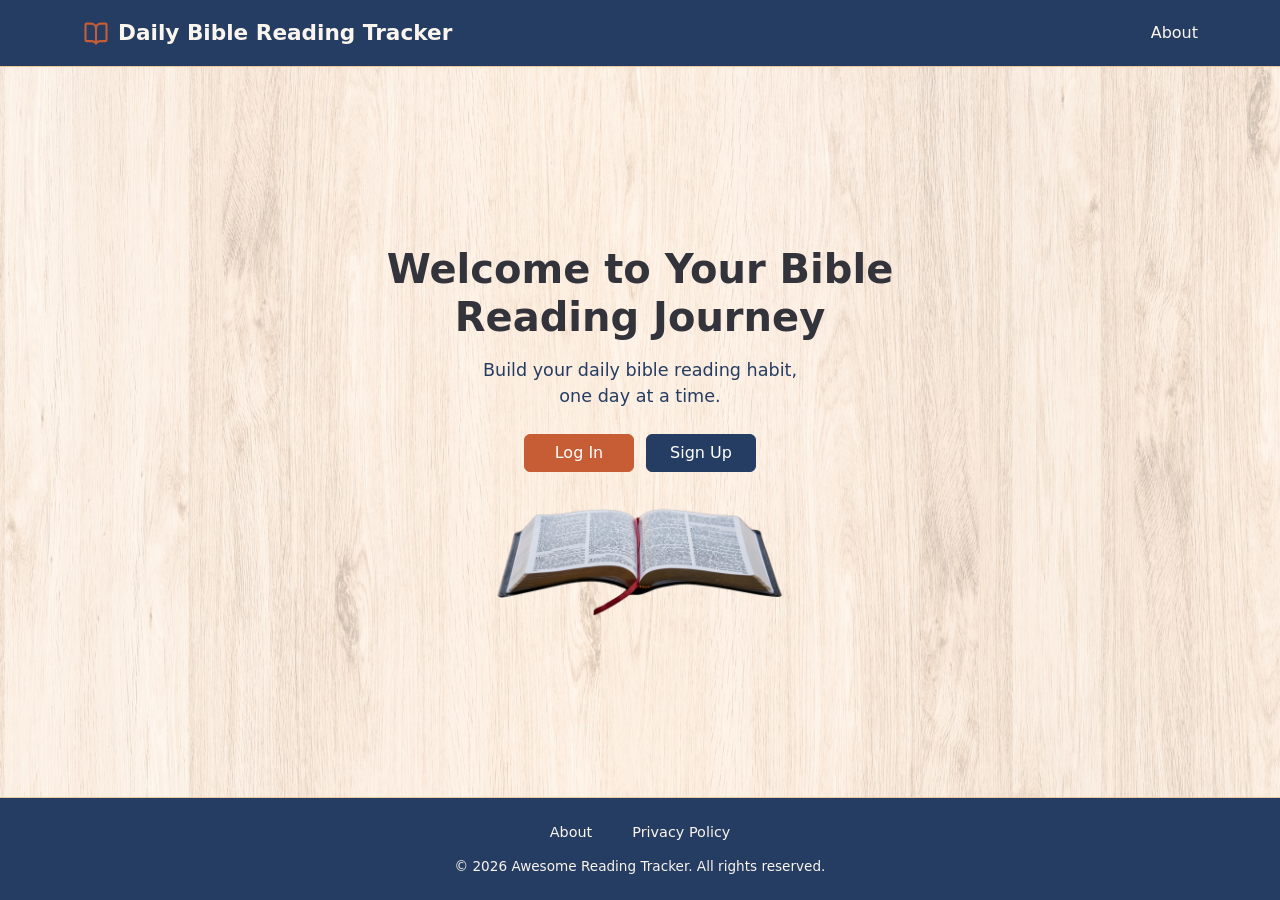
<file: index.html>
<!DOCTYPE html>
<html lang="en">

<head>
    <meta charset="UTF-8">
    <meta name="viewport" content="width=device-width, initial-scale=1.0">
    <title>Welcome | Daily Bible Reading Tracker</title>
    <link href="https://cdn.jsdelivr.net/npm/bootstrap@5.3.3/dist/css/bootstrap.min.css" rel="stylesheet">
    <link rel="stylesheet" href="styles.css">
    <link rel="icon" type="image/svg+xml" href="assets/images/icons/favicon-32.svg">
</head>

<body class="landing-page">
    <!-- Landing page header -->
    <header class="landing-header">
        <nav class="navbar">
            <div class="container">
                <a class="navbar-brand reading-brand" href="index.html">
                    <svg class="brand-icon" xmlns="http://www.w3.org/2000/svg" width="28" height="28" viewBox="0 0 24 24"
                        fill="none" stroke="currentColor" stroke-width="1.8" stroke-linecap="round" stroke-linejoin="round"
                        aria-hidden="true">
                        <path d="M12 7v14" />
                        <path
                            d="M3 18V5a1 1 0 0 1 1-1h4a4 4 0 0 1 4 4 4 4 0 0 1 4-4h4a1 1 0 0 1 1 1v13a1 1 0 0 1-1 1h-4a4 4 0 0 0-4 2 4 4 0 0 0-4-2H4a1 1 0 0 1-1-1z" />
                    </svg>
                    <span>Daily Bible Reading Tracker</span>
                </a>
    
                <div class="header-navigation">
                    <a class="nav-link" href="about.html">About</a>
                </div>
            </div>
        </nav>
    </header>

    <!-- Landing page welcome section -->
    <main class="landing-main">
        <section class="landing-hero">
            <div class="landing-hero-content container">
                <h1>Welcome to Your Bible Reading Journey</h1>
    
                <p>Build your daily bible reading habit, <br> one day at a time.</p>
    
                <div class="landing-actions">
                    <a href="home.html" class="btn btn-success">Log In</a>
                    <a href="sign-up.html" class="btn btn-outline-success">Sign Up</a>
                </div>

                <div class="landing-book-cover-container">
                    <img src="assets/images/OpenBible-nobackground-optimized.png" alt="Open Bible" class="landing-book-cover">
                </div>
            </div>
        </section>
    </main>

    <!-- Landing page footer -->
    <footer class="site-footer landing-footer">
        <div class="container text-center">
            <nav class="footer-navigation" aria-label="Footer navigation">
                <a href="about.html">About</a>
                <a href="privacy-policy.html">Privacy Policy</a>
            </nav>
    
            <p class="footer-copyright">
                &copy; 2026 Awesome Reading Tracker. All rights reserved.
            </p>
        </div>
    </footer>
</body>

</html>
</file>
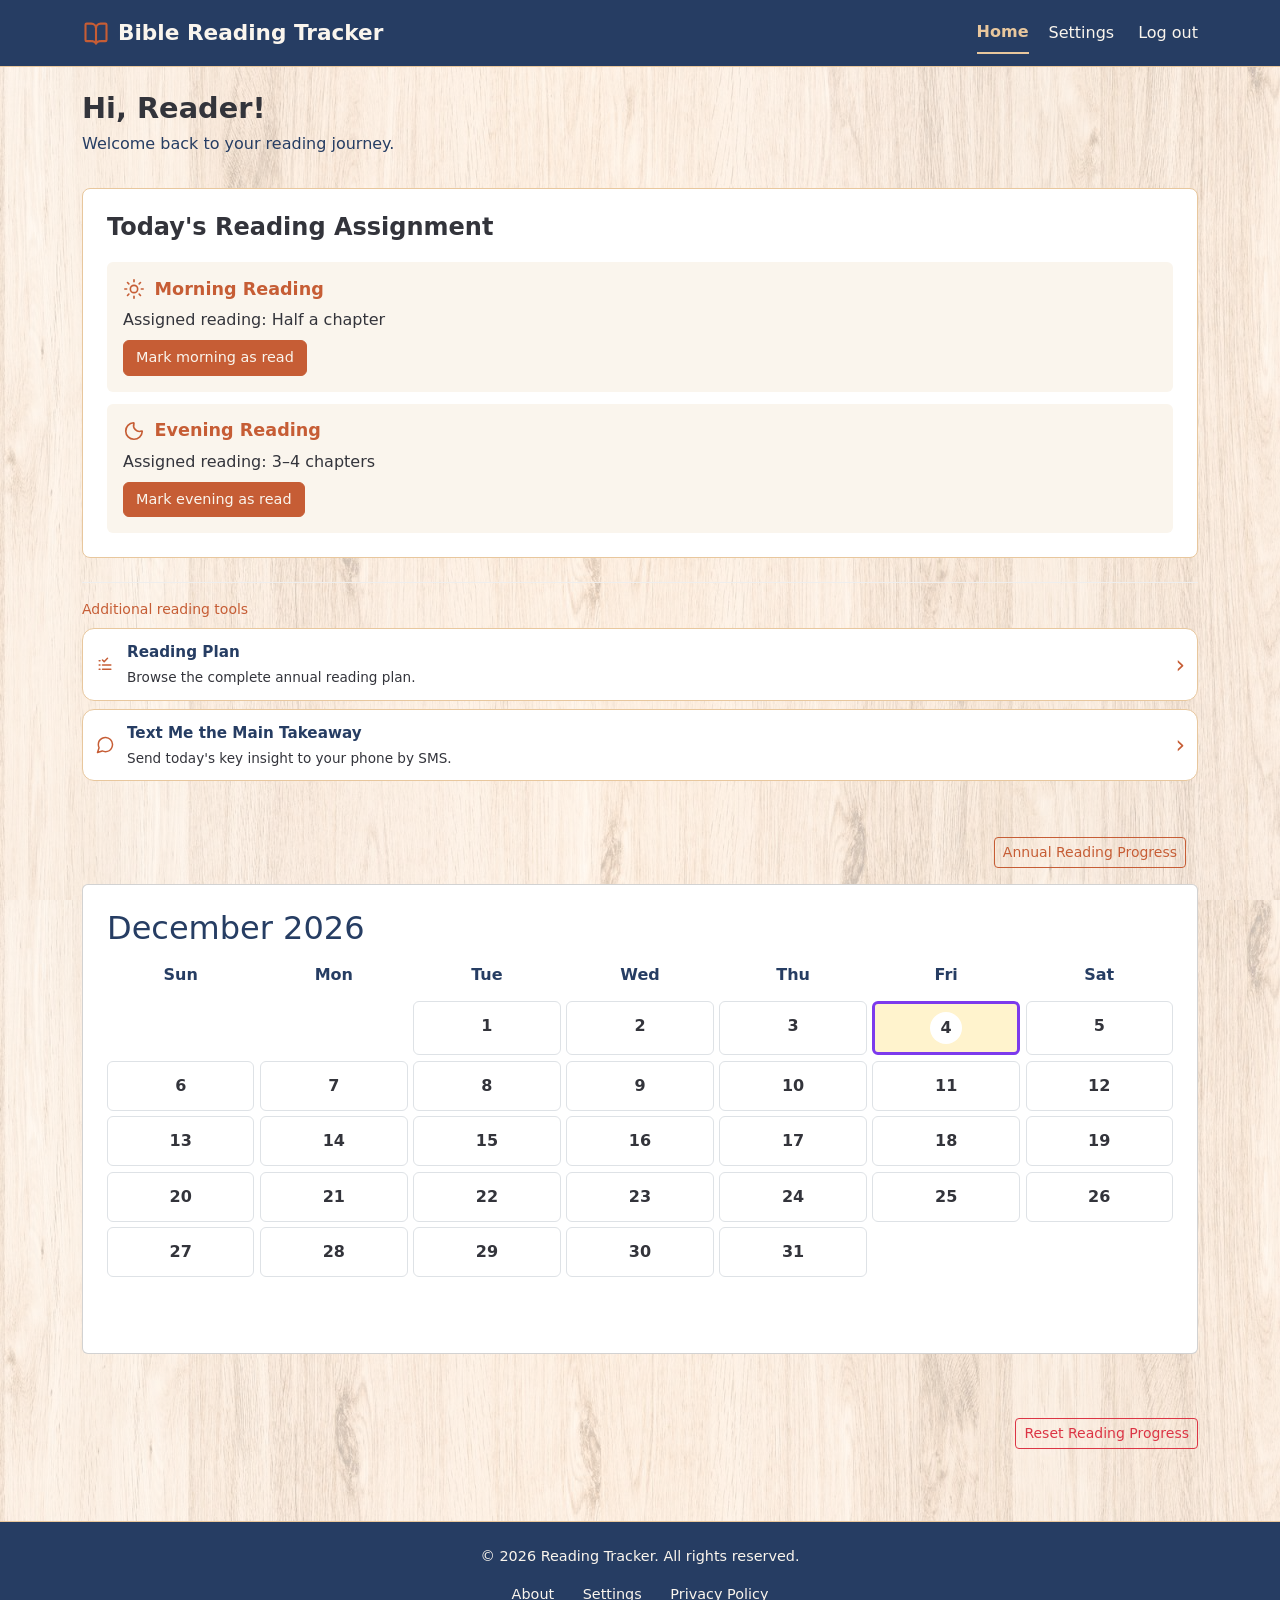
<file: home.html>
<!DOCTYPE html>
<html lang="en">

<head>
    <meta charset="UTF-8">
    <meta name="viewport" content="width=device-width, initial-scale=1.0">

    <title>Bible Reading Tracker</title>

    <!-- Bootstrap 5 CSS -->
    <link href="https://cdn.jsdelivr.net/npm/bootstrap@5.3.8/dist/css/bootstrap.min.css" rel="stylesheet">
    <link rel="stylesheet" href="styles.css">
    <link rel="icon" type="image/svg+xml" href="assets/images/icons/favicon-32.svg">

</head>

<body>
    <!-- Main navigation header -->
    <nav class="navbar navbar-expand-lg reading-header">
        <div class="container">
            <a class="navbar-brand reading-brand" href="home.html">
                <svg class="brand-icon" xmlns="http://www.w3.org/2000/svg" width="28" height="28" viewBox="0 0 24 24" fill="none"
                    stroke="currentColor" stroke-width="1.8" stroke-linecap="round" stroke-linejoin="round" aria-hidden="true">
                    <path d="M12 7v14" />
                    <path
                        d="M3 18V5a1 1 0 0 1 1-1h4a4 4 0 0 1 4 4 4 4 0 0 1 4-4h4a1 1 0 0 1 1 1v13a1 1 0 0 1-1 1h-4a4 4 0 0 0-4 2 4 4 0 0 0-4-2H4a1 1 0 0 1-1-1z" />
                </svg>
                <span>Bible Reading Tracker</span>
            </a>
    
            <div class="header-navigation">
                <a class="nav-link active" href="home.html" aria-current="page">
                    Home
                </a>
                <a class="nav-link" href="settings.html">
                    Settings
                </a>
                <a class="nav-link logout-link" href="index.html">
                    Log out
                </a>
            </div>
        </div>
    </nav>

    <!-- Greeting -->
    <div class="container">
        <section class="greeting-card">
            <h1>Hi, Reader!</h1>
            <p>Welcome back to your reading journey.</p>
        </section>
    </div>

    <!-- Daily reading assignment -->
    <div class="container">
        <section class="reading-assignment">
            <h2 id="assignmentHeading">Today's Reading Assignment</h2>
    
            <div class="reading-portion">
                <h3>
                    <svg xmlns="http://www.w3.org/2000/svg" width="22" height="22" viewBox="0 0 24 24" fill="none"
                        stroke="currentColor" stroke-width="1.8" stroke-linecap="round" stroke-linejoin="round"
                        aria-hidden="true">
                        <circle cx="12" cy="12" r="4" />
                        <path
                            d="M12 2v2m0 16v2M4.93 4.93l1.42 1.42m11.3 11.3 1.42 1.42M2 12h2m16 0h2M4.93 19.07l1.42-1.42m11.3-11.3 1.42-1.42" />
                    </svg>
                    Morning Reading
                </h3>
                <p id="morningAssignment">Assigned reading: Half a chapter</p>
                <button type="button" class="btn btn-success mark-read-btn">
                    Mark morning as read
                </button>
            </div>
    
            <div class="reading-portion">
                <h3>
                    <svg xmlns="http://www.w3.org/2000/svg" width="22" height="22" viewBox="0 0 24 24" fill="none"
                        stroke="currentColor" stroke-width="1.8" stroke-linecap="round" stroke-linejoin="round"
                        aria-hidden="true">
                        <path
                            d="M20.985 12.486a9 9 0 1 1-9.473-9.472c.405-.022.617.463.402.807a6.5 6.5 0 0 0 8.268 8.268c.344-.215.829-.003.803.397z" />
                    </svg>
                    Evening Reading
                </h3>
                <p id="eveningAssignment">Assigned reading: 3–4 chapters</p>
                <button type="button" class="btn btn-success mark-read-btn">
                    Mark evening as read
                </button>
            </div>
        </section>
        <!-- Additional reading tools -->
        <div class="additional-reading-tools mt-4">
            <p class="tools-heading">Additional reading tools</p>
        
            <a href="reading-plan.html" class="reading-tool-card">
                <span class="tool-icon" aria-hidden="true">
                    <!-- Checklist icon -->
                    <svg xmlns="http://www.w3.org/2000/svg" width="20" height="20" viewBox="0 0 24 24" fill="none"
                        stroke="currentColor" stroke-width="1.8" stroke-linecap="round" stroke-linejoin="round">
                        <path d="m9 6 2 2 4-4" />
                        <path d="M5 7h1M5 12h1M5 17h1" />
                        <path d="M9 12h10M9 17h10" />
                    </svg>
                </span>
        
                <span class="tool-content">
                    <span class="tool-title">Reading Plan</span>
                    <span class="tool-description">
                        Browse the complete annual reading plan.
                    </span>
                </span>
        
                <span class="tool-chevron" aria-hidden="true">›</span>
            </a>
        
            <button type="button" class="reading-tool-card">
                <span class="tool-icon" aria-hidden="true">
                    <!-- Message icon -->
                    <svg xmlns="http://www.w3.org/2000/svg" width="20" height="20" viewBox="0 0 24 24" fill="none"
                        stroke="currentColor" stroke-width="1.8" stroke-linecap="round" stroke-linejoin="round">
                        <path d="M21 11.5a8.4 8.4 0 0 1-.9 3.8
                                8.5 8.5 0 0 1-7.6 4.7
                                8.4 8.4 0 0 1-3.8-.9L3 21l1.9-5.7
                                a8.4 8.4 0 0 1-.9-3.8
                                8.5 8.5 0 0 1 4.7-7.6
                                8.4 8.4 0 0 1 3.8-.9h.5
                                a8.5 8.5 0 0 1 8 8v.5z" />
                    </svg>
                </span>
        
                <span class="tool-content">
                    <span class="tool-title">Text Me the Main Takeaway</span>
                    <span class="tool-description">
                        Send today's key insight to your phone by SMS.
                    </span>
                </span>
        
                <span class="tool-chevron" aria-hidden="true">›</span>
            </button>
        </div>
    </div>

    <div class="container py-5">
        
        <!-- Horizontal calendar carousel -->

        <div class="container text-end mb-3">
            <button type="button" id="showAnnualProgress" class="btn btn-sm view-switch-btn">
                Annual Reading Progress
            </button>
        </div>

        <div class="calendar-carousel" id="calendarCarousel">
            <!-- JavaScript will generate the months here -->
        </div>

        <div id="annualProgressView" class="container my-4 d-none">
            <div class="d-flex justify-content-between align-items-center mb-3">
                <h2 class="h4 mb-0">Annual Reading Progress</h2>
                <button type="button" id="backToMonthlyView" class="btn btn-sm view-switch-btn">
                    Back to Calendar
                </button>
            </div>
        
            <div id="annualCalendar" class="row gx-4 gy-4">
                <!-- The 12 monthly calendars will be generated here -->
            </div>
        </div>
    </div>

    <div class="container text-end mb-4">
        <button type="button" id="resetProgressBtn" class="btn btn-outline-danger btn-sm">
            Reset Reading Progress
        </button>
    </div>

    <footer class="site-footer py-4 mt-5">
        <div class="container text-center">
            <p class="mb-3">
                &copy; <span id="copyrightYear"></span> Reading Tracker. All rights reserved.
            </p>
    
            <nav aria-label="Footer navigation">
                <ul class="list-inline mb-0">
                    <li class="list-inline-item">
                        <a href="about.html">About</a>
                    </li>
                    <li class="list-inline-item">
                        <a href="settings.html">Settings</a>
                    </li>
                    <li class="list-inline-item">
                        <a href="privacy.html">Privacy Policy</a>
                    </li>
                </ul>
            </nav>
        </div>
    </footer>

    <!-- Bootstrap 5 JavaScript -->
    <script src="https://cdn.jsdelivr.net/npm/bootstrap@5.3.8/dist/js/bootstrap.bundle.min.js">
    </script>
    <script src="app.js"></script>

    


</body>

</html>
</file>
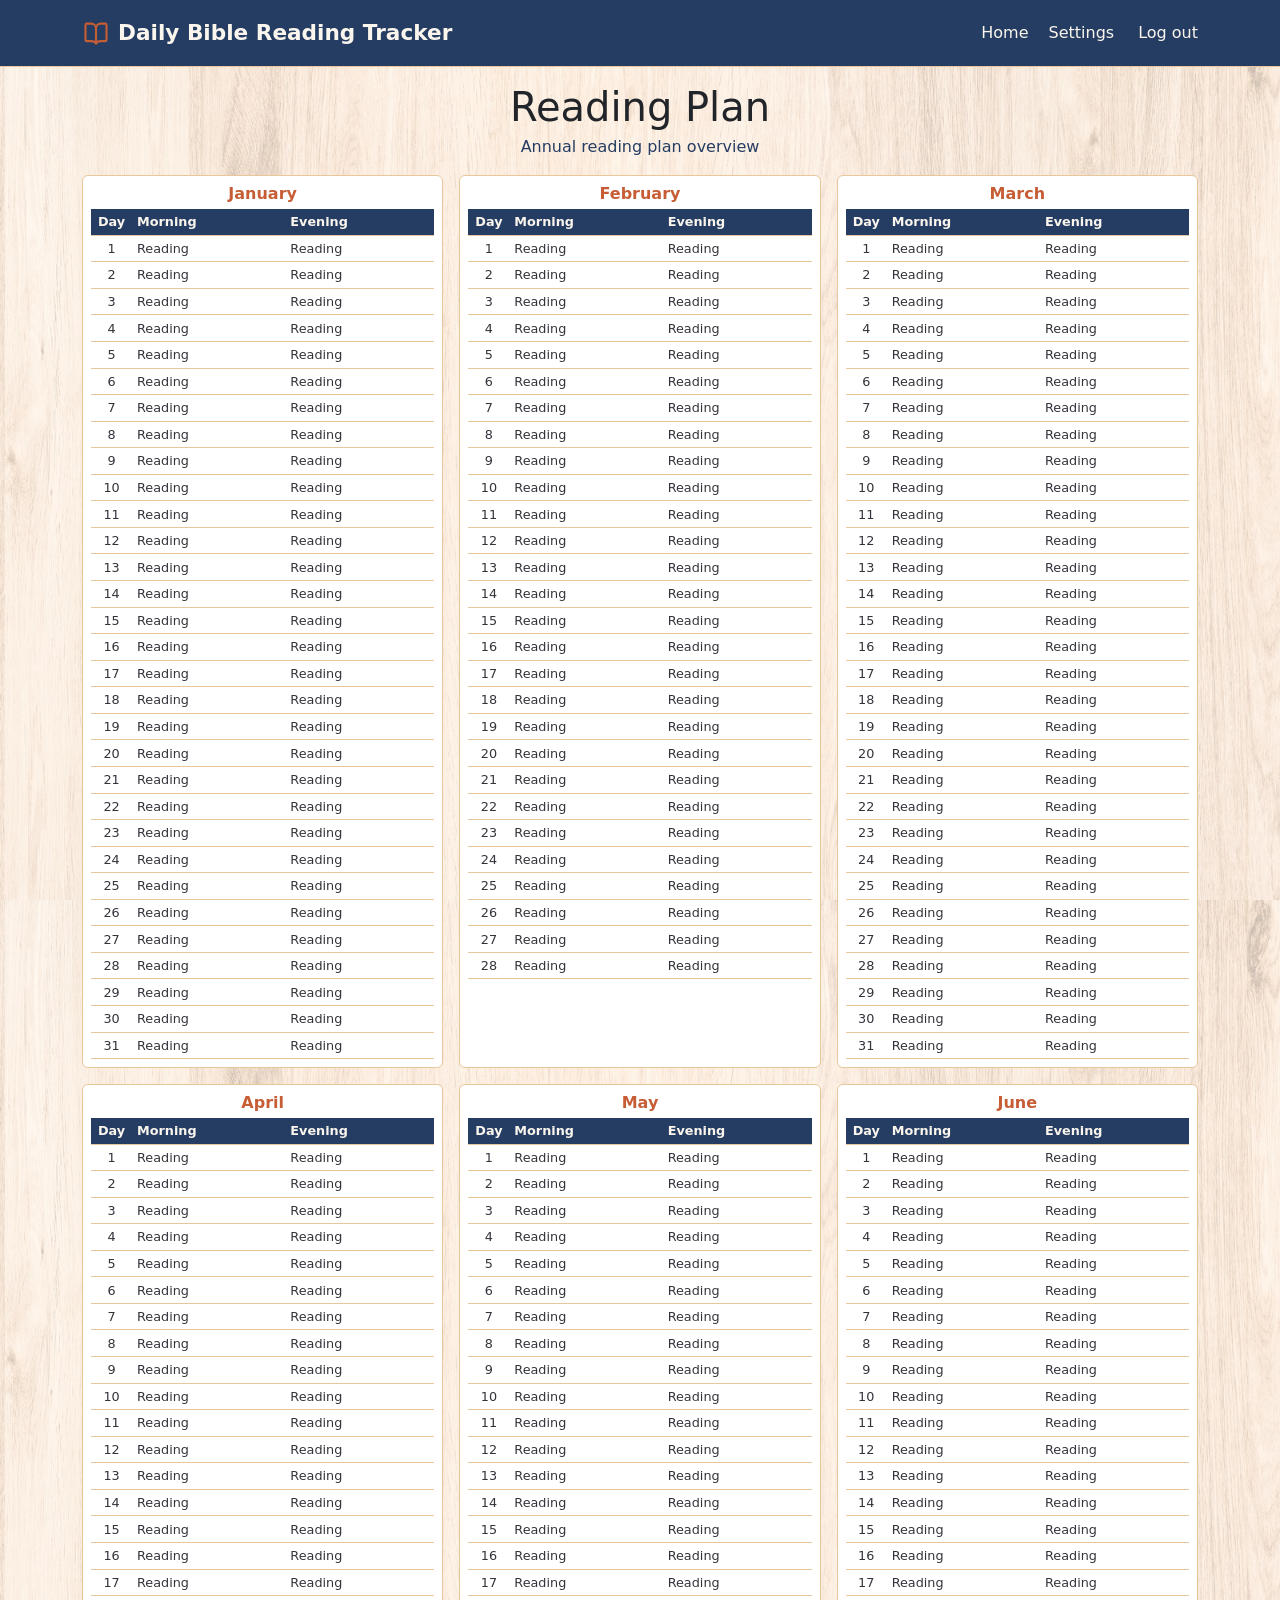
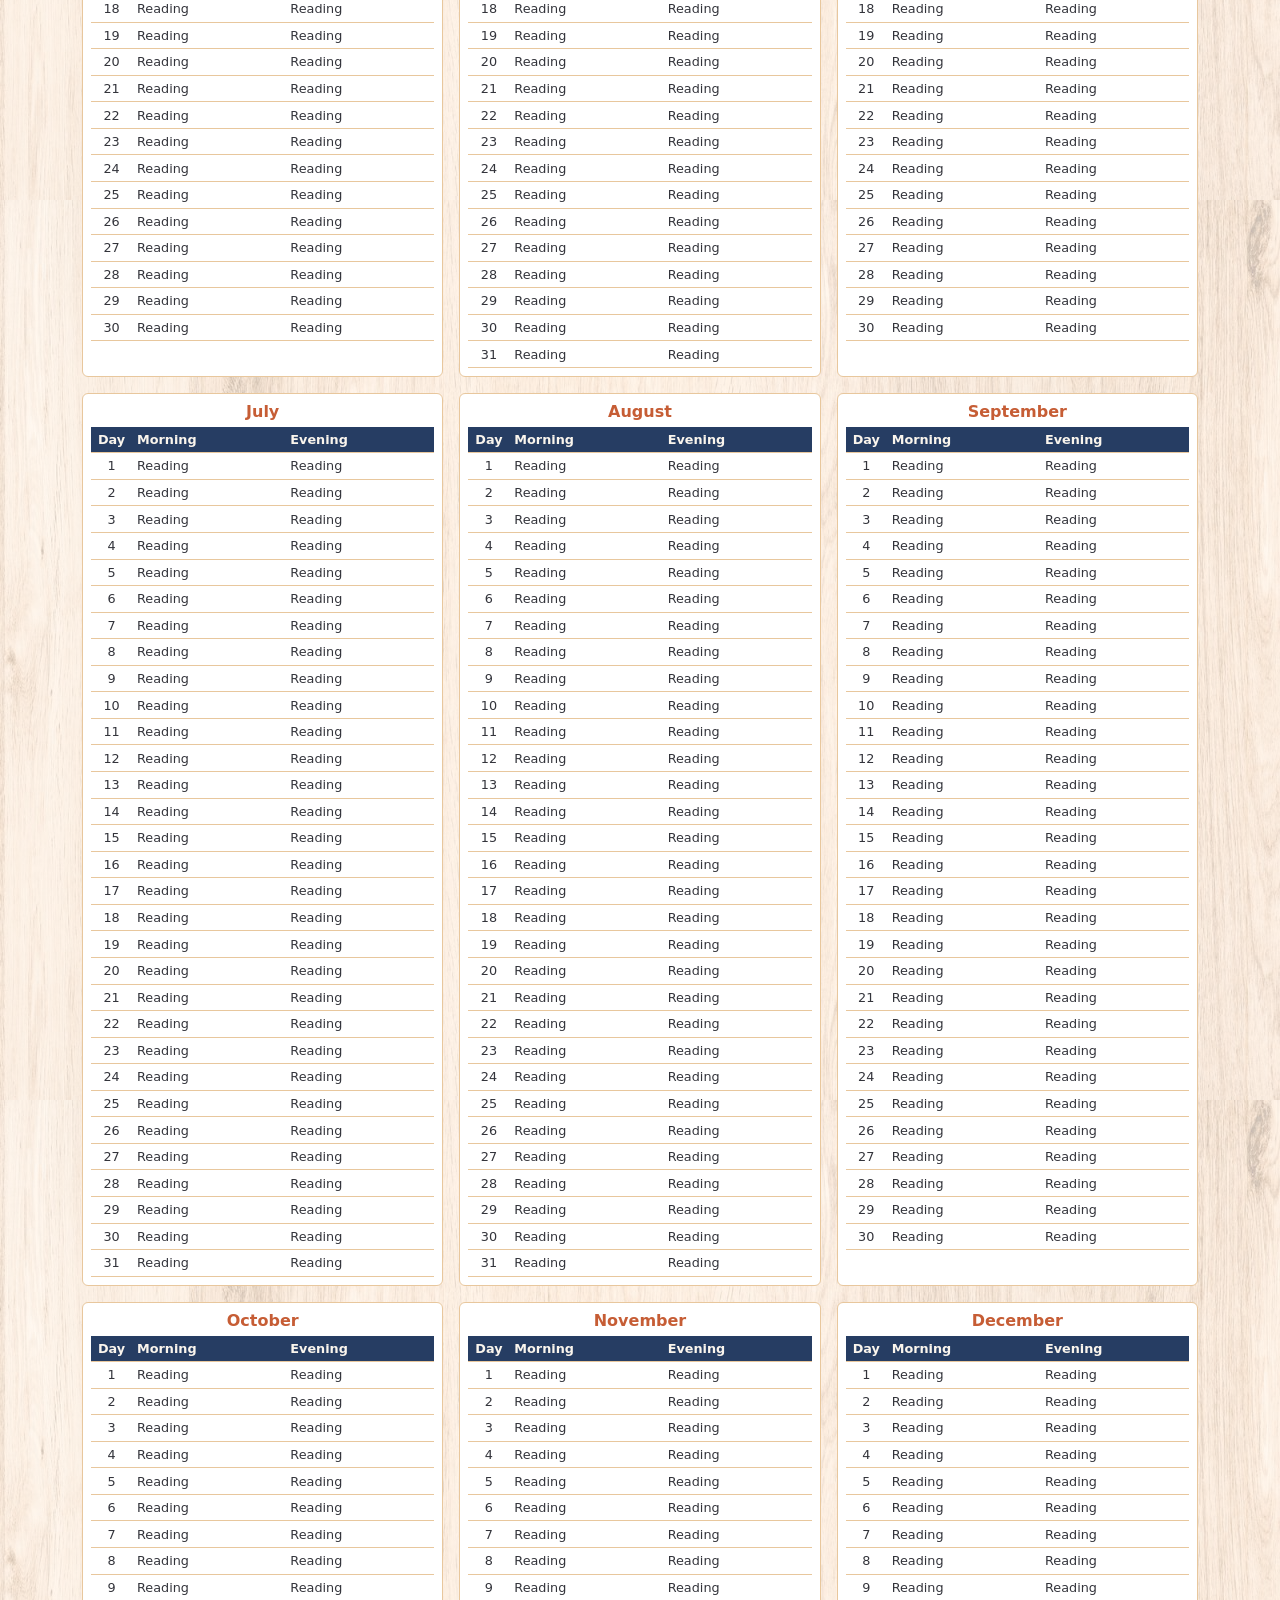
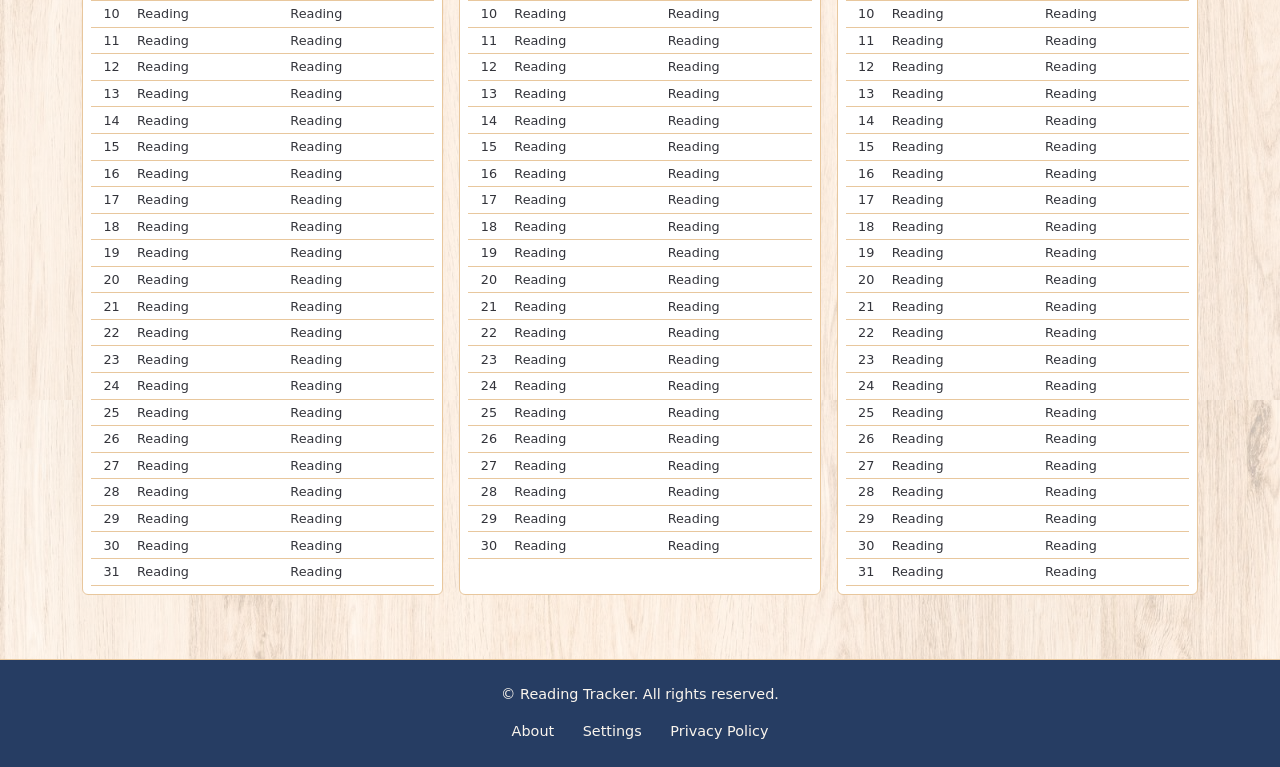
<file: reading-plan.html>
<!DOCTYPE html>
<html lang="en">

<head>
    <meta charset="UTF-8">
    <meta name="viewport" content="width=device-width, initial-scale=1.0">
    <title>Reading Plan</title>

    <!-- Bootstrap 5 -->
    <link href="https://cdn.jsdelivr.net/npm/bootstrap@5.3.3/dist/css/bootstrap.min.css" rel="stylesheet">

    <!-- Project styles -->
    <link rel="stylesheet" href="styles.css">
    <link rel="icon" type="image/svg+xml" href="assets/images/icons/favicon-32.svg">
</head>

<body>
    <!-- Main navigation header -->
    <nav class="navbar navbar-expand-lg reading-header">
        <div class="container">
            <a class="navbar-brand reading-brand" href="home.html">
                <svg class="brand-icon" xmlns="http://www.w3.org/2000/svg" width="28" height="28" viewBox="0 0 24 24"
                    fill="none" stroke="currentColor" stroke-width="1.8" stroke-linecap="round" stroke-linejoin="round"
                    aria-hidden="true">
                    <path d="M12 7v14" />
                    <path
                        d="M3 18V5a1 1 0 0 1 1-1h4a4 4 0 0 1 4 4 4 4 0 0 1 4-4h4a1 1 0 0 1 1 1v13a1 1 0 0 1-1 1h-4a4 4 0 0 0-4 2 4 4 0 0 0-4-2H4a1 1 0 0 1-1-1z" />
                </svg>
                <span>Daily Bible Reading Tracker</span>
            </a>
    
            <div class="header-navigation">
                <a class="nav-link" href="home.html">
                    Home
                </a>
                <a class="nav-link" href="settings.html">
                    Settings
                </a>
                <a class="nav-link logout-link" href="logout">
                    Log out
                </a>
            </div>
        </div>
    </nav>


    <main class="container my-3">
        <h1 class="text-center mb-1">Reading Plan</h1>
        <p class="text-center text-muted mb-3 reading-plan-subtitle">
            Annual reading plan overview
        </p>

        <div id="curriculumContainer" class="row g-3">
        </div>

    </main>

    <!-- Site footer -->
    <footer class="site-footer py-4 mt-5">
        <div class="container text-center">
            <p class="mb-3">
                &copy; <span id="copyrightYear"></span> Reading Tracker. All rights reserved.
            </p>
            <nav aria-label="Footer navigation">
                <ul class="list-inline mb-0">
                    <li class="list-inline-item"><a href="about.html">About</a></li>
                    <li class="list-inline-item"><a href="settings.html">Settings</a></li>
                    <li class="list-inline-item"><a href="privacy.html">Privacy Policy</a></li>
                </ul>
            </nav>
        </div>
    </footer>

    <script src="reading-plan.js"></script>
</body>

</html>
</file>
<file: styles.css>
/* Landing page color palette */
:root {
    --color-primary: #C65D35;
    --color-secondary: #263D63;
    --color-sand: #E8C79D;
    --color-background: #FAF5ED;
    --color-text: #33343B;
}

/* Main navigation header */
.reading-header {
    border-bottom: 1px solid var(--color-sand);
    padding: 0.75rem 0;
    background-color: var(--color-secondary);
}

.reading-brand {
    display: flex;
    align-items: center;
    gap: 0.5rem;
    color: var(--color-background);
    font-size: 1.35rem;
    font-weight: 700;
}

.reading-brand:hover {
    color: var(--color-sand);
}
.brand-icon {
    width: 28px;
    height: 28px;
    color: var(--color-primary);
    flex-shrink: 0;
    font-size: 1.6rem;
}

.header-navigation {
    display: flex;
    align-items: center;
    gap: 1.25rem;
}

.header-navigation .nav-link {
    color: var(--color-background);
    padding: 0.5rem 0;
    text-decoration: none;
}

.header-navigation .nav-link.active {
    color: var(--color-sand);
    font-weight: 600;
    border-bottom: 2px solid var(--color-sand);
}

.header-navigation .nav-link:hover {
    color: var(--color-sand);
}

.logout-link {
    margin-left: 0.25rem;
}

/* Keep the header comfortable on small screens */
@media (max-width: 576px) {
    .reading-brand {
        font-size: 1.1rem;
    }

    .header-navigation {
        gap: 0.65rem;
        font-size: 0.9rem;
    }
}

.calendar-carousel {
    display: flex;
    overflow-x: auto;
    scroll-snap-type: x mandatory;
    gap: 1rem;
    padding-bottom: 1rem;
}

.calendar-month {
    flex: 0 0 100%;
    scroll-snap-align: start;
    min-height: 300px;
}

.calendar-month h2 {
    color: var(--color-secondary);
}

.calendar-grid {
    display: grid;
    grid-template-columns: repeat(7, minmax(0, 1fr));
    gap: 0.35rem;
}

.weekday {
    text-align: center;
    font-weight: bold;
    color: var(--color-secondary);
    padding: 0.5rem 0;
}

.calendar-day {
    text-align: center;
    padding: 0.5rem 0;
    border: 1px solid #dee2e6;
    border-radius: 0.375rem;
    min-width: 0;
    background: linear-gradient(to right, transparent 50%, transparent 50%);
    background-color: #ffffff;
    font-weight: 600;
    position: relative;
}

.calendar-day span {
    display: inline-flex;
    align-items: center;
    justify-content: center;
    width: 32px;
    height: 32px;
    border-radius: 50%;
    background-color: #ffffff;
    position: relative;
    z-index: 1;
    color: var(--color-text);
}

/* Morning reading completed: left half green */
.calendar-day.morning-completed {
    background: linear-gradient(to right, #198754 50%, #ffffff 50%);
    color: #212529;
}

/* Evening reading completed: right half green */
.calendar-day.evening-completed {
    background: linear-gradient(to right, #ffffff 50%, #198754 50%);
    color: #212529;
}

/* Both readings completed: entire day green */
.calendar-day.morning-completed.evening-completed {
    background: #198754;
    color: #ffffff;
}

.calendar-day.morning-completed.evening-completed span {
    background-color: transparent;
    color: #ffffff;
}

.calendar-day.today {
    background-color: #fff3cd;
    color: #856404;
    font-weight: bold;
    border: 3px solid #ffca2c;
}

/* Homepage greeting */
.greeting-card {
    padding: 1.5rem 0 1rem;
}

.greeting-card h1 {
    margin-bottom: 0.4rem;
    color: var(--color-text);
    font-size: 1.8rem;
    font-weight: 600;
}

.greeting-card p {
    margin-bottom: 0;
    color: var(--color-secondary);
    font-size: 1rem;
}

/* Daily reading assignment */
.reading-assignment {
    margin-top: 1rem;
    margin-bottom: 1.5rem;
    padding: 1.5rem;
    border: 1px solid var(--color-sand);
    border-radius: 0.5rem;
    background-color: #ffffff;
}

.reading-assignment h2 {
    margin-bottom: 1.25rem;
    font-size: 1.5rem;
    font-weight: 600;
    color: var(--color-text);
}

.reading-portion {
    padding: 1rem;
    border-radius: 0.375rem;
    background-color: var(--color-background);
}

.reading-portion+.reading-portion {
    margin-top: 0.75rem;
}

.reading-portion h3 {
    display: flex;
    align-items: center;
    gap: 0.6rem;
    margin-bottom: 0.5rem;
    color: var(--color-primary);
    font-size: 1.1rem;
    font-weight: 600;
}

.reading-portion p {
    margin-bottom: 0;
    color: var(--color-text);
}

.mark-read-btn {
    margin-top: 0.5rem;
    font-size: 0.9rem;
}

.btn.btn-success.mark-read-btn {
    --bs-btn-color: var(--color-background);
    --bs-btn-bg: var(--color-primary);
    --bs-btn-border-color: var(--color-primary);

    --bs-btn-hover-color: var(--color-background);
    --bs-btn-hover-bg: var(--color-secondary);
    --bs-btn-hover-border-color: var(--color-secondary);

    --bs-btn-active-color: var(--color-background);
    --bs-btn-active-bg: var(--color-primary);
    --bs-btn-active-border-color: var(--color-primary);

    --bs-btn-disabled-color: var(--color-background);
    --bs-btn-disabled-bg: var(--color-primary);
    --bs-btn-disabled-border-color: var(--color-primary);

    --bs-btn-focus-shadow-rgb: 198, 93, 53;
}

.btn-outline-success {
    color: var(--color-primary);
    border-color: var(--color-primary);
}

.btn-outline-success:hover {
    background-color: var(--color-primary);
    border-color: var(--color-primary);
    color: var(--color-background);
}

.mark-read-btn.reading-completed {
    background-color: transparent;
    border-color: var(--color-primary);
    color: var(--color-primary);
}

.mark-read-btn.reading-completed:hover {
    background-color: var(--color-primary);
    border-color: var(--color-primary);
    color: var(--color-background);
}

.view-switch-btn {
    --bs-btn-color: var(--color-primary);
    --bs-btn-border-color: var(--color-primary);
    --bs-btn-hover-color: var(--color-background);
    --bs-btn-hover-bg: var(--color-primary);
    --bs-btn-hover-border-color: var(--color-primary);
    --bs-btn-focus-shadow-rgb: 198, 93, 53;
    --bs-btn-active-color: var(--color-background);
    --bs-btn-active-bg: var(--color-primary);
    --bs-btn-active-border-color: var(--color-primary);
    --bs-btn-active-shadow: none;
}

.calendar-day.selected {
    border: 3px solid #7c3aed;
}

body {
    min-height: 100vh;
    display: flex;
    flex-direction: column;
    background-color: var(--color-background);
    background-image:
            linear-gradient(rgba(255, 255, 255, 0.70),
                rgba(255, 255, 255, 0.70)),
            url("assets/images/Background.jpg");
}

.calendar-day.today.selected {
    border: 3px solid #7c3aed;
}

/* Current day keeps its amber border when it is not selected */
.calendar-day.today:not(.selected) {
    border: 3px solid #ffca2c;
}

/* Selected current day: purple border in both calendar views */
.calendar-day.today.selected {
    border: 3px solid #7c3aed;
}

.annual-calendar-grid .calendar-day.today.selected {
    border: 2px solid #7c3aed;
}

/* Footer */
.site-footer {
    background-color: var(--color-secondary);
    border-top: 1px solid var(--color-sand);
    color: var(--color-background);
    font-size: 0.9rem;
}

.site-footer a {
    color: var(--color-background);
    text-decoration: none;
    margin: 0 0.5rem;
}

.site-footer a:hover {
    color: var(--color-sand);
    text-decoration: underline;
}

/* Compact calendar styling for the annual progress view */
.annual-calendar-grid {
    grid-template-columns: repeat(7, minmax(0, 1fr));
    gap: 2px;
}

.annual-calendar-grid .weekday {
    text-align: center;
    min-width: 0;
    font-size: 0.7rem;
    padding: 2px 0;
}

.annual-calendar-grid .calendar-day {
    min-width: 0;
    height: 22px;
    padding: 0;
    display: flex;
    align-items: center;
    justify-content: center;
    font-size: 0.7rem;
    border-radius: 4px;
    color: var(--color-text);
}

.annual-calendar-grid .calendar-day span {
    display: inline-flex;
    align-items: center;
    justify-content: center;
    width: 16px;
    height: 16px;
    min-height: 0;
    padding: 0;
    border-radius: 50%;
    font-size: 0.6rem;
    line-height: 1;
    position: relative;
    z-index: 1;
}

.annual-month-card {
    height: 100%;
    background-color: #ffffff;
    border: 1px solid var(--color-sand);
    border-radius: 0.375rem;
    padding: 0.5rem;
}

.annual-month-card h3 {
    color: var(--color-secondary);
}

#annualProgressView h2 {
    color: var(--color-secondary);
}

/* Keep the number background transparent on fully completed days */
.annual-calendar-grid .calendar-day.morning-completed.evening-completed span {
    background-color: transparent;
}

/* Scale down the selected-day border */
.annual-calendar-grid .calendar-day.selected {
    border: 2px solid #7c3aed;
    padding: 1px 0;
}

/* Keep today's amber highlight consistent */
.annual-calendar-grid .calendar-day.today {
    background-color: #fff3cd;
    color: #856404;
    border-color: #ffca2c;
}


/* Fully completed dates stay green, even when today is selected */
.annual-calendar-grid .calendar-day.today.morning-completed.evening-completed {
    background: #198754;
    background-color: #198754;
    color: white;
    border-color: #ffca2c;
}

   /* Reading Curriculum Page */

.reading-plan-subtitle {
    color: var(--color-secondary) !important;
}

.curriculum-month {
    height: 100%;
    padding: 0.5rem;
    border: 1px solid var(--color-sand);
    border-radius: 0.375rem;
    background-color: #ffffff;
}

.curriculum-month h2 {
    margin-bottom: 0.35rem;
    color: var(--color-primary);
    font-size: 1rem;
    font-weight: 600;
    text-align: center;
}

.curriculum-table {
    width: 100%;
    margin-bottom: 0;
    font-size: 0.8rem;
    --bs-table-color: var(--color-text);
    --bs-table-bg: #ffffff;
    --bs-table-border-color: var(--color-sand);
}

.curriculum-table th {
    background-color: var(--color-secondary);
    color: var(--color-background);
    font-weight: 600;
    white-space: nowrap;
}

.curriculum-table th,
.curriculum-table td {
    padding: 0.2rem 0.3rem;
    vertical-align: top;
}

/* Keep the day column narrow */
.curriculum-table th:first-child,
.curriculum-table td:first-child {
    width: 12%;
    text-align: center;
}

/* Allow reading descriptions to wrap */
.curriculum-table td:nth-child(2),
.curriculum-table td:nth-child(3) {
    overflow-wrap: anywhere;
}

   /* Reading Curriculum Print Settings */

@page {
    size: letter landscape;
    margin: 0.3in;
}

@media print {

    html,
    body {
        margin: 0 !important;
        padding: 0 !important;
        width: 100%;
        background: #ffffff;
        background-image:
                linear-gradient(rgba(255, 255, 255, 0.70),
                    rgba(255, 255, 255, 0.70)),
                url("assets/images/Background.jpg");
    }

    body {
        font-family: Arial, sans-serif;
    }

    /* Compact page heading */
    main.container {
        width: 100% !important;
        max-width: none !important;
        margin: 0 !important;
        padding: 0 !important;
    }

    main h1 {
        font-size: 12pt;
        margin: 0 0 2px !important;
    }

    main>p {
        font-size: 7pt;
        margin: 0 0 5px !important;
    }

    /* Arrange all months in three columns */
    #curriculumContainer {
        display: grid !important;
        grid-template-columns: repeat(6, minmax(0, 1fr));
        grid-template-rows: repeat(2, minmax(min-content, auto));
        grid-auto-flow: row;
        gap: 3px;
        width: 100% !important;
        height: auto;
        margin: 0 !important;
        padding: 0 !important;
    }

    #curriculumContainer>div {
        width: auto !important;
        min-width: 0 !important;
        max-width: none !important;
        height: 100% !important;
        align-self: stretch !important;
        padding: 0 !important;
        margin: 0 !important;
        break-inside: avoid;
    }

    .curriculum-month {
        display: flex !important;
        flex-direction: column;
        box-sizing: border-box;
        height: auto !important;
        min-height: 0;
        padding: 2px !important;
        border: 1px solid #cccccc;
        border-radius: 0;
        break-inside: avoid;
        overflow: visible;
    }

    .curriculum-month h2 {
        font-size: 8pt !important;
        font-weight: 700;
        line-height: 1.1 !important;
        margin: 0 0 3px !important;
        text-align: center;
        color: var(--color-primary) !important;
    }

    /* Reduce table text and row spacing */
    .curriculum-table {
        width: 100% !important;
        margin: 0 !important;
        font-size: 5.5pt !important;
        line-height: 1 !important;
        border-collapse: collapse !important;
    }

    .curriculum-table th,
    .curriculum-table td {
        padding: 1px !important;
        line-height: 1 !important;
        vertical-align: top;
    }

    .curriculum-table th:first-child,
    .curriculum-table td:first-child {
        width: 8% !important;
    }

    .curriculum-table th {
        background-color: var(--color-secondary);
        color: var(--color-background);
    }

    #curriculumContainer,
    .curriculum-month,
    .curriculum-table th {
        -webkit-print-color-adjust: exact;
        print-color-adjust: exact;
    }

    .reading-header {
        display: none !important;
    }

    .site-footer {
        display: none !important;
    }
}

/* Additional reading tools */
.additional-reading-tools {
    border-top: 1px solid #eeeeee;
    padding-top: 1rem;
}

.tools-heading {
    margin-bottom: 0.5rem;
    color: var(--color-primary);
    font-size: 0.875rem;
}

.reading-tool-card {
    display: flex;
    align-items: center;
    gap: 0.75rem;
    width: 100%;
    margin-bottom: 0.5rem;
    padding: 0.75rem;
    border: 1px solid var(--color-sand);
    border-radius: 0.75rem;
    background-color: #ffffff;
    color: var(--color-secondary);
    text-align: left;
    text-decoration: none;
    font: inherit;
    cursor: pointer;
    appearance: none;
    box-shadow: none;
}

.reading-tool-card:hover {
    background-color: var(--color-background);
    color: #212529;
}

.tool-icon {
    display: flex;
    flex-shrink: 0;
    align-items: center;
    justify-content: center;
    color: var(--color-primary);
}

.tool-content {
    display: flex;
    flex: 1;
    flex-direction: column;
    gap: 0.2rem;
    min-width: 0;
}

.tool-title {
    font-size: 0.95rem;
    font-weight: 600;
}

.tool-description {
    color: var(--color-text);
    font-size: 0.85rem;
}

.tool-chevron {
    flex-shrink: 0;
    color: var(--color-primary);
    font-size: 1.5rem;
    line-height: 1;
}

/* Landing page header */
.landing-header {
    background-color: var(--color-secondary);
    border-bottom: 1px solid var(--color-sand);
}

.landing-header .navbar {
    padding: 0.75rem 0;
}

.landing-header .container {
    display: flex;
    align-items: center;
    justify-content: space-between;
}

.landing-header .reading-brand {
    display: inline-flex;
    align-items: center;
    gap: 0.5rem;
    margin-right: 0;
}

.landing-header .header-navigation .nav-link {
    color: var(--color-background);
    font-weight: 500;
}

.landing-header .header-navigation .nav-link:hover {
    color: var(--color-sand);
}

/* Landing page main section */
.landing-main {
    flex: 1;
    display: flex;
    padding: 0;
}

/* Centered landing page welcome section */
.landing-hero {
    display: flex;
    align-items: center;
    justify-content: center;
    width: 100%;
    min-height: 520px;
    padding: 4rem 1rem;
    text-align: center;
    background-color: var(--color-background);
    background-image:
            linear-gradient(rgba(255, 255, 255, 0.70),
                rgba(255, 255, 255, 0.70)),
            url("assets/images/Background.jpg");
}

.landing-hero-content {
    width: 100%;
}

.landing-hero .landing-actions {
    justify-content: center;
    margin-top: 1.5rem;
}

/* Hero text container */
.landing-hero-content {
    position: relative;
    z-index: 1;
    width: 100%;
}

/* Hero heading */
.landing-hero h1 {
    max-width: 700px;
    margin: 0 auto 1rem;
    color: var(--color-text);
    font-size: 2.5rem;
    font-weight: 600;
}

/* Hero description */
.landing-hero p {
    max-width: 550px;
    margin: 0 auto;
    color: var(--color-secondary);
    font-size: 1.1rem;
}

/* Center the hero buttons */
.landing-hero .landing-actions {
    justify-content: center;
    margin-top: 1.5rem;
}

/* Mobile adjustments */
@media (max-width: 767.98px) {
    .landing-hero {
        min-height: 480px;
        padding: 3rem 1rem;

        background-image:
            linear-gradient(rgba(255, 255, 255, 0.70),
                rgba(255, 255, 255, 0.70)),
            url("assets/images/Background.jpg");
    }

    .landing-hero h1 {
        font-size: 2rem;
    }

    .landing-hero p {
        font-size: 1rem;
    }
}

/* Center the book cover below the action buttons */
.landing-book-cover-container {
    display: flex;
    justify-content: center;
    margin-top: 2rem;
}

/* Landing page book cover */
.landing-book-cover {
    display: block;
    width: 300px;
    max-width: 100%;
    height: auto;
    -webkit-user-drag: none;
    user-select: none;
}

/* Landing page footer */
.landing-footer {
    margin-top: auto;
    padding: 1.5rem 0;
    background-color: var(--color-secondary);
    border-top: 1px solid var(--color-sand);
}

.landing-footer .footer-navigation {
    display: flex;
    justify-content: center;
    gap: 1.5rem;
    margin-bottom: 0.75rem;
}

.landing-footer .footer-navigation a {
    color: var(--color-background);
    font-size: 0.9rem;
    text-decoration: none;
}

.landing-footer .footer-navigation a:hover {
    color: var(--color-sand);
    text-decoration: underline;
}

.landing-footer .footer-copyright {
    margin-bottom: 0;
    color: var(--color-background);
    font-size: 0.85rem;
}

/* Keep the landing page footer at the bottom */
html,
body {
    min-height: 100%;
}

.landing-page {
    min-height: 100vh;
    display: flex;
    flex-direction: column;
}

.landing-page .landing-main {
    flex: 1;
}

/* Landing page action buttons */
.landing-actions {
    display: flex;
    flex-wrap: wrap;
    gap: 0.75rem;
    margin-top: 1.5rem;
}

.landing-actions .btn {
    min-width: 110px;
}

/* Landing page button colors */
.landing-hero .btn-success {
    background-color: var(--color-primary);
    border-color: var(--color-primary);
    color: #ffffff;
}

.landing-hero .btn-success:hover {
    background-color: #A94C2B;
    border-color: #A94C2B;
}

.landing-hero .btn-outline-success {
    background-color: var(--color-secondary);
    border-color: var(--color-secondary);
    color: #ffffff;
}

.landing-hero .btn-outline-success:hover {
    background-color: #1D2F4D;
    border-color: #1D2F4D;
}

/* Purple border when today is selected and fully completed in annual view */
.annual-calendar-grid .calendar-day.today.morning-completed.evening-completed.selected {
    border: 2px solid #7c3aed;
}
</file>
